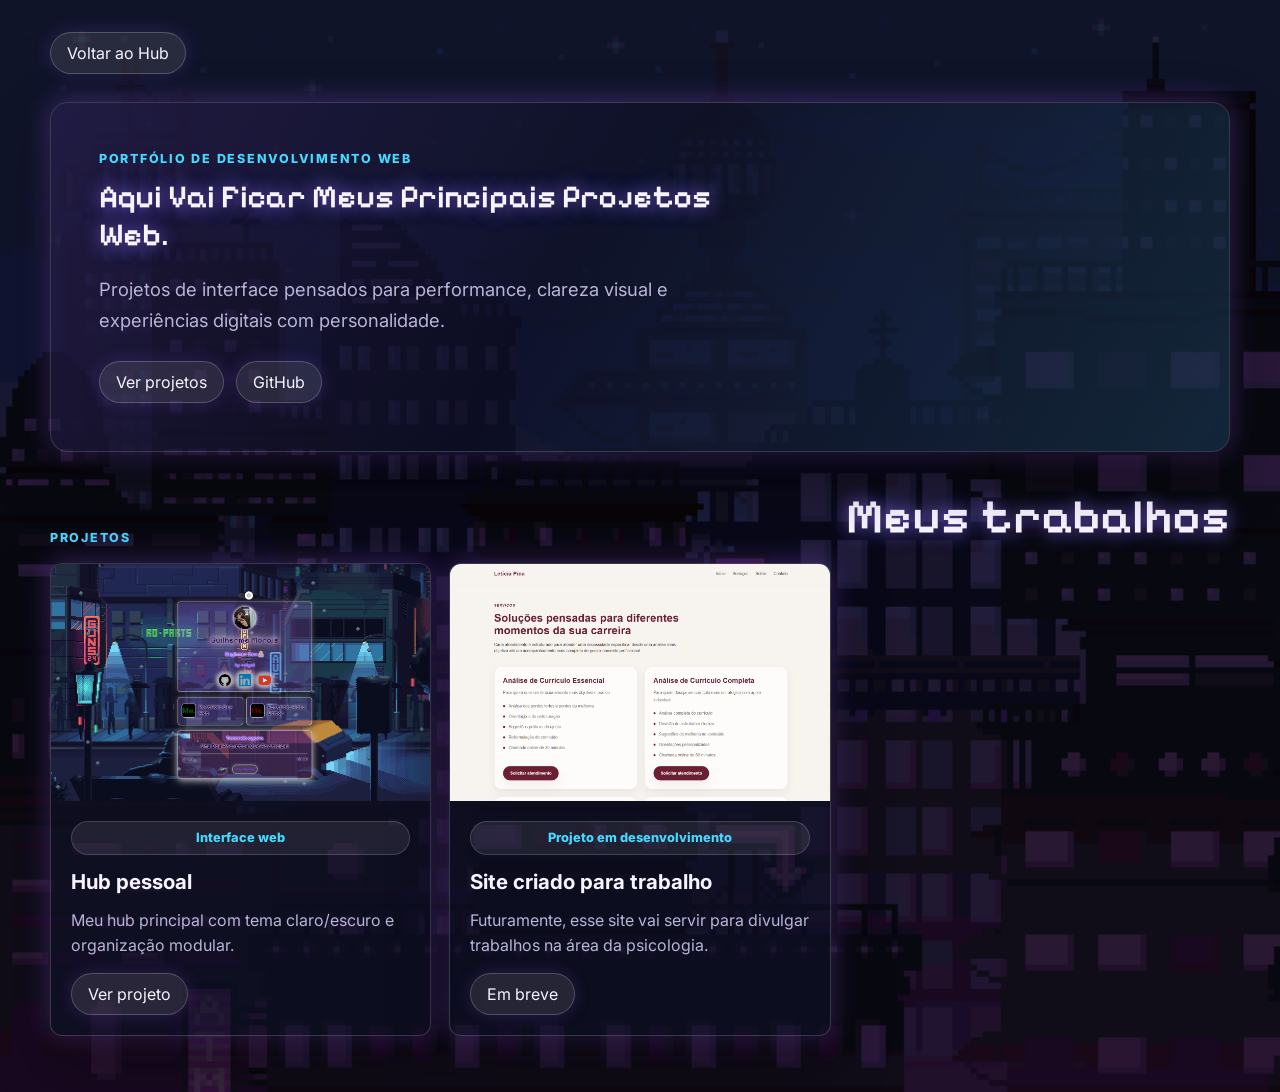
<file: dev/index.html>
<!DOCTYPE html>
<html lang="pt-BR">
<head>
    <meta charset="UTF-8">
    <meta name="viewport" content="width=device-width, initial-scale=1.0">
    <meta name="description" content="Portfólio de desenvolvimento web de Guilherme Morais.">

    <link rel="icon" href="../assets/icons/logo.svg" type="image/svg+xml">
    <link rel="preconnect" href="https://fonts.googleapis.com">
    <link rel="preconnect" href="https://fonts.gstatic.com" crossorigin>
    <link href="https://fonts.googleapis.com/css2?family=Inter:wght@400;500;600;700;800&family=Pixelify+Sans:wght@400..700&display=swap" rel="stylesheet">
    <link rel="stylesheet" href="../assets/css/global.css">
    <link rel="stylesheet" href="../assets/css/dev.css">

    <title>Portfólio de Desenvolvimento Web</title>
</head>
<body>
    <main class="dev-page page-shell fade-in">
        <nav class="portfolio-nav" aria-label="Navegação do portfólio de desenvolvimento web">
            <a class="portfolio-button" href="../index.html">Voltar ao Hub</a>
        </nav>

        <header class="dev-hero glass-container">
            <div class="dev-hero-content">
                <p class="portfolio-eyebrow">Portfólio de Desenvolvimento Web</p>
                <h1 class="portfolio-title">Aqui Vai Ficar Meus Principais Projetos Web.</h1>
                <p class="dev-hero-text">Projetos de interface pensados para performance, clareza visual e experiências digitais com personalidade.</p>

                <div class="hero-actions">
                    <a class="portfolio-button" href="#project-title">Ver projetos</a>
                    <a class="portfolio-button" href="https://github.com/Guimoraiss" target="_blank" rel="noopener noreferrer">GitHub</a>
                </div>
            </div>

        
        </header>

        <section class="dev-section" aria-labelledby="project-title">
            <div class="section-heading">
                <p class="portfolio-eyebrow">Projetos</p>
                <h2 class="portfolio-title" id="project-title">Meus trabalhos</h2>
            </div>

            <div class="project-grid">
                <div class="project-card glass-card">
                    <div class="project-image">
                        <img src="../assets/images/preview/blacktheme.png" alt="Prévia do hub pessoal em tema escuro">
                    </div>

                    <div class="project-content">
                        <span class="project-tag">Interface web</span>
                        <h3>Hub pessoal</h3>
                        <p>Meu hub principal com tema claro/escuro e organização modular.</p>
                        <a class="portfolio-button" href="../index.html">Ver projeto</a>
                    </div>
                </div>

                <div class="project-card glass-card">
                    <div class="project-image">
                        <img src="../assets/icons/LETICIA.png" alt="Prévia do site criado para trabalho">
                    </div>

                    <div class="project-content">
                        <span class="project-tag">Projeto em desenvolvimento</span>
                        <h3>Site criado para trabalho</h3>
                        <p>Futuramente, esse site vai servir para divulgar trabalhos na área da psicologia.</p>
                        <a class="portfolio-button" href="#">Em breve</a>
                    </div>
                </div>
            </div>
        </section>
    </main>
</body>
</html>
</file>
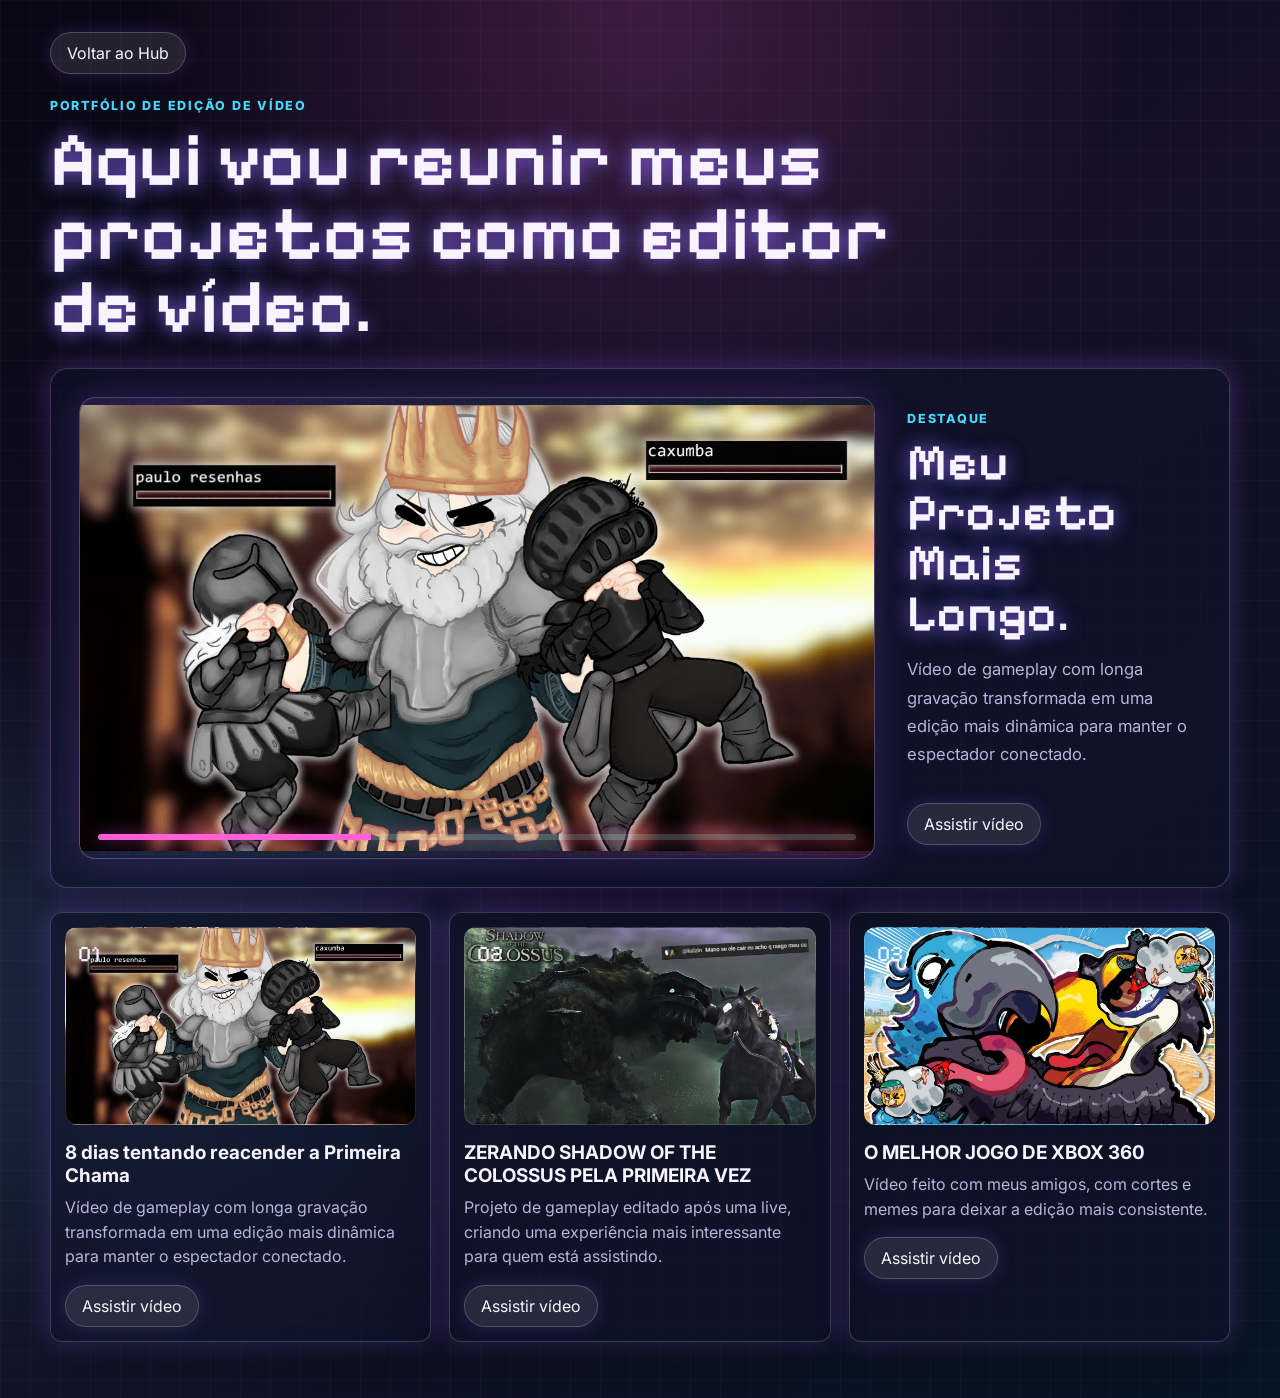
<file: video/index.html>
<!DOCTYPE html>
<html lang="pt-BR">
<head>
    <meta charset="UTF-8">
    <meta name="viewport" content="width=device-width, initial-scale=1.0">
    <meta name="description" content="Portfólio de edição de vídeo de Guilherme Morais.">

    <link rel="icon" href="../assets/icons/logo.svg" type="image/svg+xml">
    <link rel="preconnect" href="https://fonts.googleapis.com">
    <link rel="preconnect" href="https://fonts.gstatic.com" crossorigin>
    <link href="https://fonts.googleapis.com/css2?family=Inter:wght@400;500;600;700;800&family=Pixelify+Sans:wght@400..700&display=swap" rel="stylesheet">
    <link rel="stylesheet" href="../assets/css/global.css">
    <link rel="stylesheet" href="../assets/css/video.css">

    <title>Portfólio de Edição de Vídeo</title>
</head>
<body>
    <main class="video-page page-shell fade-in">
        <nav class="portfolio-nav" aria-label="Navegação do portfólio de edição de vídeo">
            <a class="portfolio-button" href="../index.html">Voltar ao Hub</a>
        </nav>

        <header class="video-heading">
            <p class="portfolio-eyebrow">Portfólio de Edição de Vídeo</p>
            <h1 class="portfolio-title">Aqui vou reunir meus projetos como editor de vídeo.</h1>
        </header>

        <section class="featured-video glass-container" aria-labelledby="featured-title">
            <div class="video-stage">
                <div class="video-frame">
                    <img src="../assets/icons/maxresdefault.jpg" alt="Prévia do vídeo em destaque">
                </div>
            </div>

            <div class="featured-info">
                <p class="portfolio-eyebrow">Destaque</p>
                <h2 class="portfolio-title" id="featured-title">Meu Projeto Mais Longo.</h2>
                <p>Vídeo de gameplay com longa gravação transformada em uma edição mais dinâmica para manter o espectador conectado.</p>
                <a class="portfolio-button" href="https://youtu.be/5uHfIf3B9tg?si=tIXFDAIpgQtzFS4e" target="_blank" rel="noopener noreferrer">Assistir vídeo</a>
            </div>
        </section>

        <section class="video-gallery" aria-label="Lista de vídeos">
            <div class="video-card glass-card">
                <div class="thumb thumb-purple">
                    <span>01</span>
                </div>

                <h3>8 dias tentando reacender a Primeira Chama</h3>
                <p>Vídeo de gameplay com longa gravação transformada em uma edição mais dinâmica para manter o espectador conectado.</p>
                <a class="portfolio-button video-card-link" href="https://youtu.be/5uHfIf3B9tg" target="_blank" rel="noopener noreferrer">Assistir vídeo</a>
            </div>

            <div class="video-card glass-card">
                <div class="thumb thumb-blue">
                    <span>02</span>
                </div>

                <h3>ZERANDO SHADOW OF THE COLOSSUS PELA PRIMEIRA VEZ</h3>
                <p>Projeto de gameplay editado após uma live, criando uma experiência mais interessante para quem está assistindo.</p>
                <a class="portfolio-button video-card-link" href="https://youtu.be/O9D1WpI0nck" target="_blank" rel="noopener noreferrer">Assistir vídeo</a>
            </div>

            <div class="video-card glass-card">
                <div class="thumb thumb-pink">
                    <span>03</span>
                </div>

                <h3>O MELHOR JOGO DE XBOX 360</h3>
                <p>Vídeo feito com meus amigos, com cortes e memes para deixar a edição mais consistente.</p>
                <a class="portfolio-button video-card-link" href="https://youtu.be/QNgadWd-23s" target="_blank" rel="noopener noreferrer">Assistir vídeo</a>
            </div>
        </section>
    </main>
</body>
</html>
</file>
<file: assets/css/global.css>
* {
    box-sizing: border-box;
}

:root {
    --font-primary: "Inter", system-ui, -apple-system, BlinkMacSystemFont, "Segoe UI", sans-serif;
    --font-display: "Pixelify Sans", var(--font-primary);
    --color-page: #070816;
    --color-text: #f7f4ff;
    --color-muted: #b9b4d8;
    --color-purple: #9b5cff;
    --color-blue: #46d9ff;
    --color-pink: #ff5fd7;
    --glass-bg: rgba(17, 18, 42, 0.58);
    --glass-bg-strong: rgba(24, 22, 55, 0.74);
    --glass-border: rgba(255, 255, 255, 0.18);
    --glow-purple: 0 0 28px rgba(155, 92, 255, 0.38);
    --glow-blue: 0 0 30px rgba(70, 217, 255, 0.24);
    --shadow-soft: 0 24px 60px rgba(0, 0, 0, 0.42);
    --radius-md: 12px;
    --radius-lg: 18px;
    --transition-default: 0.3s ease;
}

a {
    color: inherit;
    text-decoration: none;
}

.page-shell {
    width: min(1180px, calc(100% - 32px));
    margin: 0 auto;
    padding: 32px 0 56px;
}

.glass-container,
.glass-card {
    border: 1px solid var(--glass-border);
    background: var(--glass-bg);
    backdrop-filter: blur(18px);
    box-shadow: var(--shadow-soft), var(--glow-purple);
}

.glass-container {
    border-radius: var(--radius-lg);
}

.glass-card {
    border-radius: var(--radius-md);
}

.portfolio-title {
    margin: 0;
    font-family: var(--font-display);
    font-weight: 600;
    letter-spacing: 0;
    color: var(--color-text);
    text-shadow: 0 0 18px rgba(155, 92, 255, 0.76), 0 0 28px rgba(70, 217, 255, 0.22);
}

.portfolio-eyebrow {
    margin: 0;
    font-size: 0.78rem;
    font-weight: 800;
    letter-spacing: 0.14em;
    text-transform: uppercase;
    color: var(--color-blue);
}

.portfolio-button {
    display: inline-flex;
    min-height: 42px;
    align-items: center;
    justify-content: center;
    gap: 8px;
    padding: 10px 16px;
    border: 1px solid rgba(255, 255, 255, 0.2);
    border-radius: 999px;
    color: var(--color-text);
    background: rgba(255, 255, 255, 0.1);
    box-shadow: 0 0 18px rgba(155, 92, 255, 0.2);
    transition: transform var(--transition-default), box-shadow var(--transition-default), border-color var(--transition-default);
}

.portfolio-button:hover {
    transform: translateY(-2px) scale(1.03);
    border-color: rgba(70, 217, 255, 0.58);
    box-shadow: 0 0 26px rgba(70, 217, 255, 0.3), 0 0 30px rgba(155, 92, 255, 0.28);
}

.fade-in {
    animation: fadeIn 0.75s ease both;
}

@keyframes fadeIn {
    from {
        opacity: 0;
        transform: translateY(18px);
    }

    to {
        opacity: 1;
        transform: translateY(0);
    }
}
</file>
<file: assets/css/dev.css>
body {
    min-height: 100vh;
    margin: 0;
    font-family: var(--font-primary);
    color: var(--color-text);
    overflow-x: hidden;
    background-image: url(../icons/webpage2.gif);
    background-repeat: no-repeat;
    background-size: cover;

    
}



.dev-page {
    display: grid;
    gap: 28px;
}

.portfolio-nav {
    display: flex;
    justify-content: flex-start;
}

.dev-hero {
    min-height: 330px;
    padding: clamp(24px, 5vw, 48px);
    display: grid;
    grid-template-columns: minmax(0, 1.25fr) minmax(260px, 0.75fr);
    gap: 28px;
    align-items: center;
    overflow: hidden;
    position: relative;
}

.dev-hero::before {
    content: "";
    position: absolute;
    inset: 0;
    background: linear-gradient(120deg, rgba(155, 92, 255, 0.12), transparent 44%, rgba(70, 217, 255, 0.12));
    pointer-events: none;
}

.dev-hero-content,
.dev-hero-panel {
    position: relative;
    z-index: 1;
    
}

.dev-hero h1 {
    max-width: 760px;
    margin-top: 12px;

}

.dev-hero-text {
    max-width: 620px;
    margin: 20px 0 0;
    color: var(--color-muted);
    font-size: clamp(1rem, 2vw, 1.15rem);
    line-height: 1.7;
    
}

.hero-actions {
    display: flex;
    flex-wrap: wrap;
    gap: 12px;
    margin-top: 24px;
}

.dev-hero-panel {
    min-height: 260px;
    padding: 24px;
    display: grid;
    grid-template-columns: repeat(3, 1fr);
    gap: 12px;
    align-content: end;
    background: rgba(255, 255, 255, 0.08);
}

.dev-hero-panel img {
    width: min(180px, 72%);
    grid-column: 1 / -1;
    margin: 0 auto 22px;
    filter: drop-shadow(0 0 24px rgba(70, 217, 255, 0.34));
}

.dev-hero-panel span,
.project-tag {
    display: inline-flex;
    min-height: 34px;
    align-items: center;
    justify-content: center;
    padding: 8px 10px;
    border: 1px solid rgba(255, 255, 255, 0.16);
    border-radius: 999px;
    color: var(--color-blue);
    background: rgba(255, 255, 255, 0.08);
    font-size: 0.8rem;
    font-weight: 800;
}

.dev-section {
    display: grid;
    gap: 18px;
}

.section-heading {
    display: flex;
    align-items: end;
    justify-content: space-between;
    gap: 20px;
}

.section-heading h2 {
    margin-top: 8px;
    font-size: clamp(1.8rem, 4vw, 3rem);
}

.project-grid {
    display: grid;
    grid-template-columns: repeat(3, minmax(0, 1fr));
    gap: 18px;
}

.project-card {
    min-height: 100%;
    overflow: hidden;
    transition: transform var(--transition-default), box-shadow var(--transition-default), border-color var(--transition-default);
}

.project-card:hover {
    transform: translateY(-6px) scale(1.03);
    border-color: rgba(70, 217, 255, 0.5);
    box-shadow: var(--shadow-soft), 0 0 34px rgba(70, 217, 255, 0.24), 0 0 38px rgba(155, 92, 255, 0.24);
}

.project-image {
    aspect-ratio: 16 / 10;
    overflow: hidden;
    background: rgba(255, 255, 255, 0.08);
}

.project-image img {
    width: 100%;
    height: 100%;
    object-fit: cover;
    transition: transform var(--transition-default);
}

.project-card:hover .project-image img {
    transform: scale(1.08);
}

.project-content {
    padding: 20px;
    display: grid;
    gap: 14px;
}

.project-content h3 {
    margin: 0;
    font-size: 1.28rem;
}

.project-content p {
    margin: 0;
    color: var(--color-muted);
    line-height: 1.6;
}

.project-content .portfolio-button {
    width: fit-content;
}

@media (max-width: 860px) {
    .dev-hero,
    .project-grid {
        grid-template-columns: 1fr;
    }

    .dev-hero h1 {
        line-height: 1;
    }
}

@media (max-width: 560px) {
    .page-shell {
        width: min(100% - 24px, 1180px);
        padding-top: 18px;
    }

    .dev-hero {
        padding: 22px;
    }

    .dev-hero-panel {
        grid-template-columns: 1fr;
    }

    .section-heading {
        display: block;
    }
}
</file>
<file: assets/css/video.css>
body {
    min-height: 100vh;
    margin: 0;
    font-family: var(--font-primary);
    color: var(--color-text);
    overflow-x: hidden;
    background:
        linear-gradient(rgba(255, 255, 255, 0.025) 1px, transparent 1px),
        linear-gradient(90deg, rgba(255, 255, 255, 0.025) 1px, transparent 1px),
        radial-gradient(circle at 50% 0%, rgba(255, 95, 215, 0.2), transparent 32%),
        radial-gradient(circle at 12% 72%, rgba(70, 217, 255, 0.16), transparent 28%),
        linear-gradient(145deg, #090714 0%, #151026 44%, #071625 100%);
    background-size: 30px 30px, 30px 30px, auto, auto, auto;
}

.video-page img {
    max-width: 100%;
    display: block;
}

.video-page {
    display: grid;
    gap: 24px;
}

.portfolio-nav {
    display: flex;
    justify-content: flex-start;
}

.video-heading {
    display: grid;
    gap: 10px;
    max-width: 860px;
}

.video-heading h1 {
    font-size: clamp(2.2rem, 6vw, 5rem);
    line-height: 0.96;
}

.featured-video {
    min-height: 520px;
    padding: clamp(16px, 3vw, 28px);
    display: grid;
    grid-template-columns: minmax(0, 1.45fr) minmax(280px, 0.55fr);
    gap: 24px;
    align-items: stretch;
}

.video-stage,
.video-frame {
    min-width: 0;
}

.video-stage {
    display: grid;
}

.video-frame {
    position: relative;
    min-height: 460px;
    display: grid;
    place-items: center;
    overflow: hidden;
    border-radius: 16px;
    border: 1px solid rgba(255, 255, 255, 0.16);
    background:
        linear-gradient(rgba(255, 255, 255, 0.035) 1px, transparent 1px),
        linear-gradient(90deg, rgba(255, 255, 255, 0.035) 1px, transparent 1px),
        linear-gradient(135deg, rgba(155, 92, 255, 0.28), rgba(70, 217, 255, 0.1) 52%, rgba(255, 95, 215, 0.22));
    background-size: 24px 24px, 24px 24px, auto;
    box-shadow: inset 0 0 90px rgba(0, 0, 0, 0.42), 0 0 36px rgba(155, 92, 255, 0.22);
}

.video-frame::after {
    content: "";
    position: absolute;
    inset: auto 18px 18px;
    height: 6px;
    border-radius: 999px;
    background: linear-gradient(90deg, var(--color-pink) 0 36%, rgba(255, 255, 255, 0.22) 36%);
    box-shadow: 0 0 16px rgba(255, 95, 215, 0.5);
}



.play-button,
.mini-play {
    position: absolute;
    display: grid;
    place-items: center;
    border: 0;
    border-radius: 50%;
    cursor: pointer;
    transition: transform var(--transition-default), box-shadow var(--transition-default);
}

.play-button {
    width: 82px;
    height: 82px;
    background: rgba(255, 255, 255, 0.88);
    box-shadow: 0 0 32px rgba(70, 217, 255, 0.42), 0 0 42px rgba(155, 92, 255, 0.42);
}

.play-button::before,
.mini-play::before {
    content: "";
    width: 0;
    height: 0;
    margin-left: 4px;
    border-top: 12px solid transparent;
    border-bottom: 12px solid transparent;
    border-left: 18px solid #171129;
}

.play-button:hover,
.mini-play:hover {
    transform: scale(1.08);
    box-shadow: 0 0 36px rgba(255, 95, 215, 0.48), 0 0 46px rgba(70, 217, 255, 0.42);
}

.featured-info {
    padding: 12px 8px;
    display: flex;
    flex-direction: column;
    justify-content: center;
}

.featured-info h2 {
    margin-top: 12px;
    font-size: clamp(2rem, 4vw, 3.5rem);
    line-height: 0.98;
}

.featured-info p:not(.portfolio-eyebrow) {
    color: var(--color-muted);
    line-height: 1.7;
    font-size: 1.04rem;
}

.featured-info .portfolio-button {
    width: fit-content;
    margin-top: 18px;
}

.video-gallery {
    display: grid;
    grid-template-columns: repeat(3, minmax(0, 1fr));
    gap: 18px;
}

.video-card {
    padding: 14px;
    transition: transform var(--transition-default), box-shadow var(--transition-default), border-color var(--transition-default);
}

.video-card:hover {
    transform: translateY(-7px) scale(1.06);
    
    box-shadow: var(--shadow-soft), 0 0 40px rgba(255, 95, 215, 0.24), 0 0 42px rgba(70, 217, 255, 0.2);
}

.thumb {
    position: relative;
    aspect-ratio: 16 / 9;
    overflow: hidden;
    border-radius: 12px;
    border: 1px solid rgba(255, 255, 255, 0.14);
    background-size: cover;
}

.thumb span {
    position: absolute;
    top: 12px;
    left: 12px;
    font-family: var(--font-display);
    font-size: 1.4rem;
    text-shadow: 0 0 14px rgba(255, 255, 255, 0.5);
}

.thumb-purple {
    background-image: url("../icons/maxresdefault.jpg");
}

.thumb-blue {
    background-image:  url("../icons/Shadow.jpg");
}

.thumb-pink {
    background-image: url("../icons/Rio360.jpg");
}

.mini-play {
    right: 12px;
    bottom: 12px;
    width: 42px;
    height: 42px;
    background: rgba(255, 255, 255, 0.86);
}

.mini-play::before {
    border-top-width: 8px;
    border-bottom-width: 8px;
    border-left-width: 12px;
}

.video-card h3 {
    margin: 16px 0 8px;
    font-size: 1.18rem;
}

.video-card p {
    margin: 0;
    color: var(--color-muted);
    line-height: 1.55;
}

.video-card-link {
    margin-top: 16px;
}

@media (max-width: 900px) {
    .featured-video,
    .video-gallery {
        grid-template-columns: 1fr;
    }

    .video-frame {
        min-height: 340px;
    }
}

@media (max-width: 560px) {
    .page-shell {
        width: min(100% - 24px, 1180px);
        padding-top: 18px;
    }

    .featured-video {
        min-height: 0;
    }

    .video-frame {
        min-height: 260px;
    }
}
</file>
